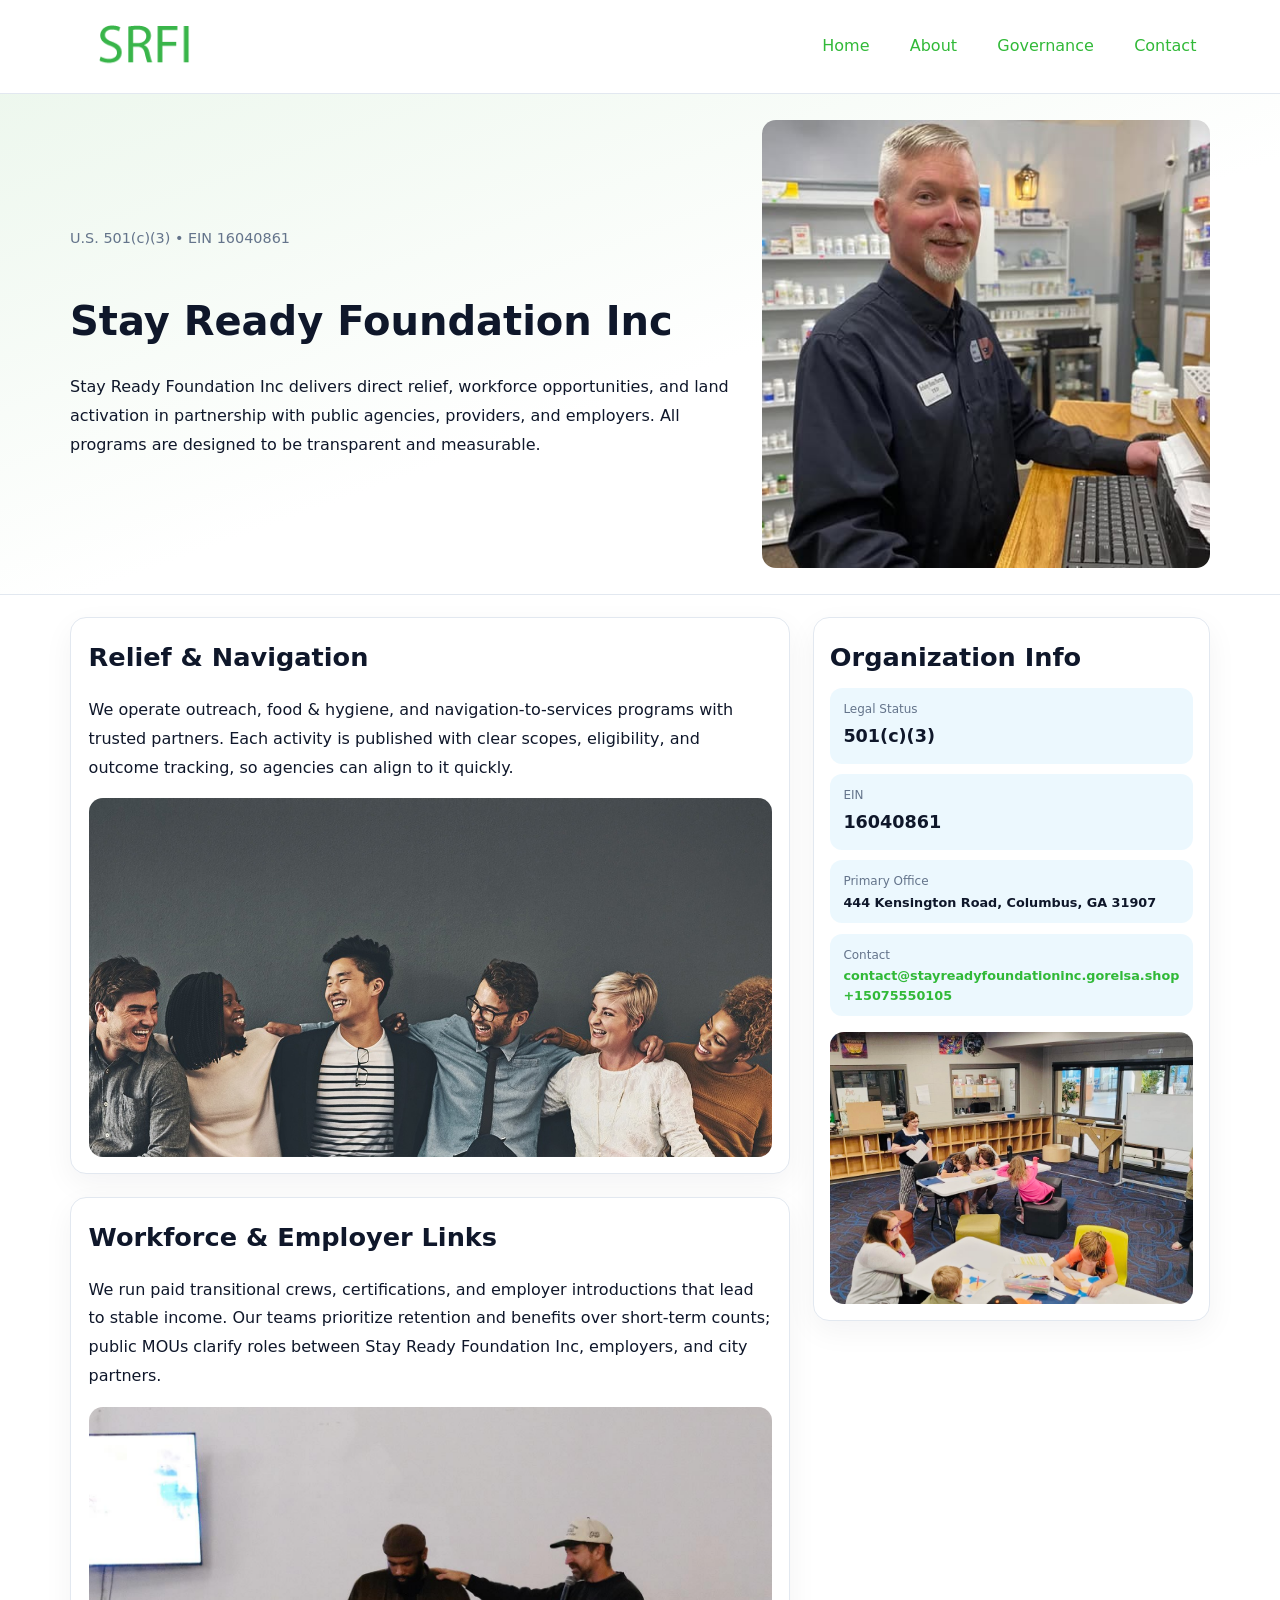
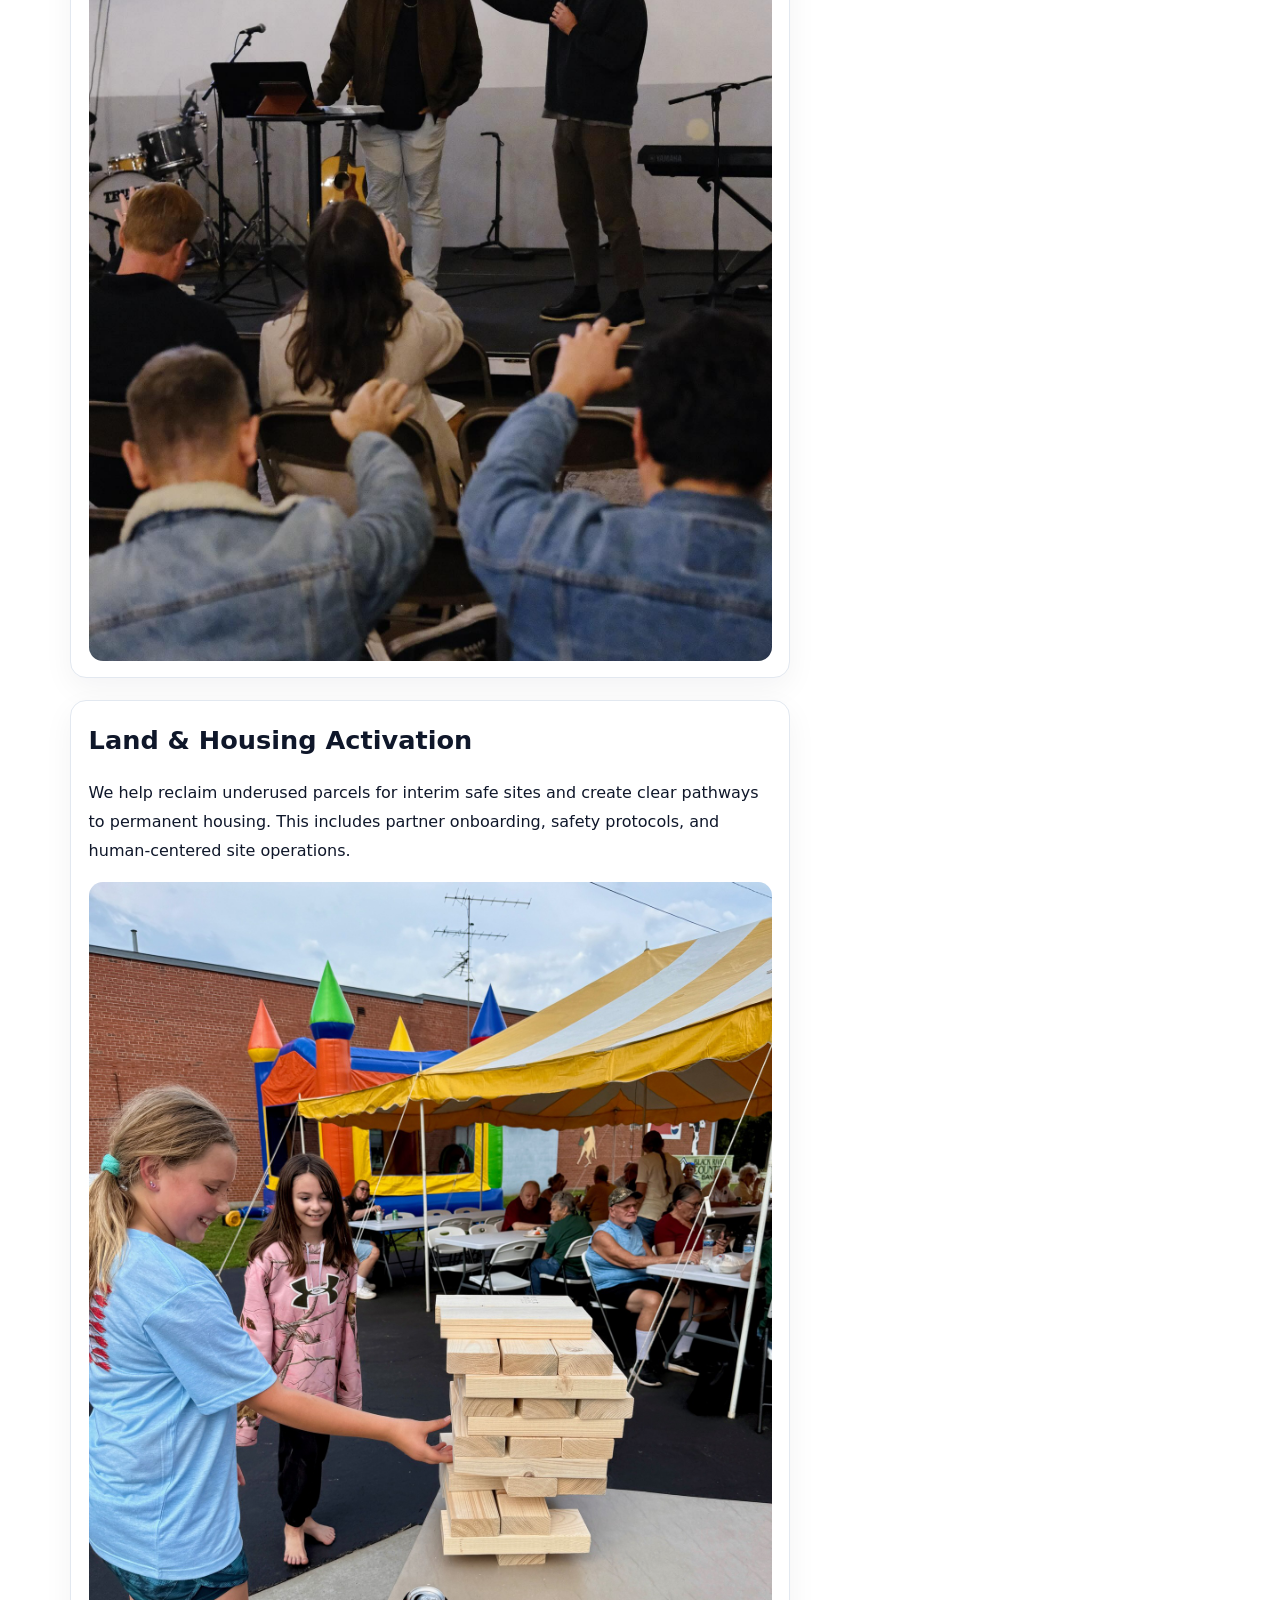
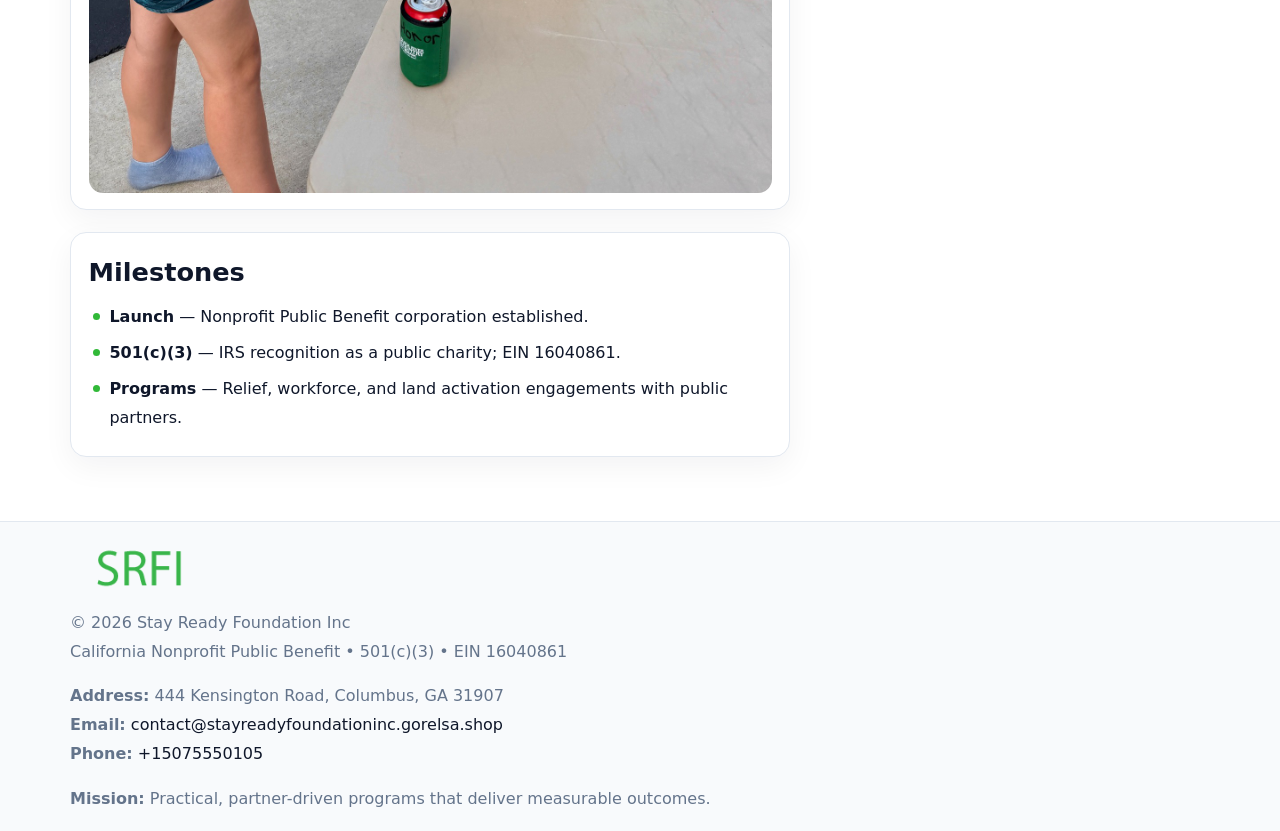
<file: index.html>
<!doctype html><html lang="en"><head>
<meta charset="utf-8">
<meta name="viewport" content="width=device-width,initial-scale=1">
<title>Stay Ready Foundation Inc – Nonprofit • 2025</title>
<link rel="stylesheet" href="assets/styles.css">
<link rel="icon" href="images/logo.png">
<meta name="data-ein" content="16040861">
<meta name="data-name" content="Stay Ready Foundation Inc">
<meta name="data-email" content="contact@stayreadyfoundationinc.gorelsa.shop">
<meta name="data-phone" content="+15075550105">
<meta name="data-address" content="444 Kensington Road, Columbus, GA 31907">
<meta name="data-map" content="444+Kensington+Road,+Columbus,+GA+31907">
  <meta name="description" content="Dedicated to community services, education, and direct relief, Stay Ready Foundation Inc collaborates with neighbors and partners to deliver practical help and long-term impact.">
</head><body>
<div style="position:absolute;left:-9999px;top:-9999px;opacity:0" data-uniq="{{UNIQUE_BLOB}}">
  <span>Dedicated to community services, education, and direct relief, Stay Ready Foundation Inc collaborates with neighbors and partners to deliver practical help and long-term impact.</span><svg width="12" height="12" viewBox="0 0 12 12" xmlns="http://www.w3.org/2000/svg"><circle cx="6" cy="6" r="5" fill="#b45309"/></svg><img src="images/reporting.jpg" width="1" height="1" alt="" loading="lazy"/>
</div>

<header>
  <div class="topnav">
    <a href="index.html"><img src="images/logo.png" alt="Stay Ready Foundation Inc" style="width:150px"></a>
    <nav>
      <a class="active" href="index.html">Home</a>
      <a href="about.html">About</a>
      <a href="governance.html">Governance</a>
      <a href="contact.html">Contact</a>
    </nav>
  </div>
</header>

<section class="cabeb3bbcdf">
  <div class="hero-wrap">
    <div>
      <p class="subtle">U.S. 501(c)(3) • EIN 16040861</p>
      <h1>Stay Ready Foundation Inc</h1>
      <p class="c2a5b3578aa">Stay Ready Foundation Inc delivers direct relief, workforce opportunities, and land activation in partnership with public agencies, providers, and employers. All programs are designed to be transparent and measurable.</p>
    </div>
    <img src="images/hero.jpg" alt="Program photo">
  </div>
</section>

<div class="page">
  <main>
    <section class="section panel">
      <h2>Relief & Navigation</h2>
      <p>We operate outreach, food & hygiene, and navigation-to-services programs with trusted partners. Each activity is published with clear scopes, eligibility, and outcome tracking, so agencies can align to it quickly.</p>
      <img src="images/relief.jpg" alt="" style="margin-top:1rem">
    </section>

    <section class="section panel">
      <h2>Workforce & Employer Links</h2>
      <p>We run paid transitional crews, certifications, and employer introductions that lead to stable income. Our teams prioritize retention and benefits over short-term counts; public MOUs clarify roles between Stay Ready Foundation Inc, employers, and city partners.</p>
      <img src="images/jobs.jpg" alt="" style="margin-top:1rem">
    </section>

    <section class="section panel">
      <h2>Land & Housing Activation</h2>
      <p>We help reclaim underused parcels for interim safe sites and create clear pathways to permanent housing. This includes partner onboarding, safety protocols, and human-centered site operations.</p>
      <img src="images/land.jpg" alt="" style="margin-top:1rem">
    </section>

    <section class="section panel">
      <h2>Milestones</h2>
      <ul class="timeline">
        <li><strong>Launch</strong> — Nonprofit Public Benefit corporation established.</li>
        <li><strong>501(c)(3)</strong> — IRS recognition as a public charity; EIN 16040861.</li>
        <li><strong>Programs</strong> — Relief, workforce, and land activation engagements with public partners.</li>
      </ul>
    </section>
  </main>

  <aside>
    <div class="sidebox">
      <h2>Organization Info</h2>
      <div class="metric">
        <div class="label">Legal Status</div>
        <div class="value">501(c)(3)</div>
      </div>
      <div class="metric">
        <div class="label">EIN</div>
        <div class="value">16040861</div>
      </div>
      <div class="metric">
        <div class="label">Primary Office</div>
        <div class="value" style="font-size:.8rem;line-height:1.5">444 Kensington Road, Columbus, GA 31907</div>
      </div>
      <div class="metric">
        <div class="label">Contact</div>
        <div class="value" style="font-size:.8rem;line-height:1.5">
          <a href="mailto:contact@stayreadyfoundationinc.gorelsa.shop">contact@stayreadyfoundationinc.gorelsa.shop</a><br>
          <a href="tel:+15075550105">+15075550105</a>
        </div>
      </div>
      <img src="images/community.jpg" alt="" style="margin-top:1rem">
    </div>
  </aside>
</div>

<footer>
  <div class="footer-wrap">
    <div class="footer-grid">
      <div class="footer-col">
        <img src="images/logo.png" alt="" style="width:140px;margin-bottom:.4rem">
        <div class="small">© <span id="year"></span> Stay Ready Foundation Inc</div>
        <div class="small">California Nonprofit Public Benefit • 501(c)(3) • EIN 16040861</div>
      </div>
      <div class="footer-col">
        <div class="small"><strong>Address:</strong> 444 Kensington Road, Columbus, GA 31907</div>
        <div class="small"><strong>Email:</strong> <a href="mailto:contact@stayreadyfoundationinc.gorelsa.shop">contact@stayreadyfoundationinc.gorelsa.shop</a></div>
        <div class="small"><strong>Phone:</strong> <a href="tel:+15075550105">+15075550105</a></div>
      </div>
      <div class="footer-col">
        <div class="small"><strong>Mission:</strong> Practical, partner-driven programs that deliver measurable outcomes.</div>
      </div>
    </div>
  </div>
</footer>

<script>
(function(){
  function m(n){const e=document.querySelector('meta[name="'+n+'"]');return e?e.content:'';}
  function h(s){let x=2166136261>>>0;for(let i=0;i<s.length;i++){x^=s.charCodeAt(i);x=(x*16777619)>>>0;}return x>>>0;}
  const key = h((m('data-ein') || m('data-name') || '0').replace(/\s+/g,''));
  const H = key % 360, S = 55 + (key % 20), L = 46;
  const r = document.documentElement;
  r.style.setProperty('--brand', `hsl(${H} ${S}% ${L}%)`);
  r.style.setProperty('--brand-ink', `hsl(${H} ${Math.min(95,S+10)}% ${Math.max(20,L-18)}%)`);
  r.style.setProperty('--soft', `hsl(${H} ${Math.max(40,S-25)}% 95%)`);
  const y = document.getElementById('year'); if (y) y.textContent = new Date().getFullYear();
})();
</script>
</body></html>
</file>
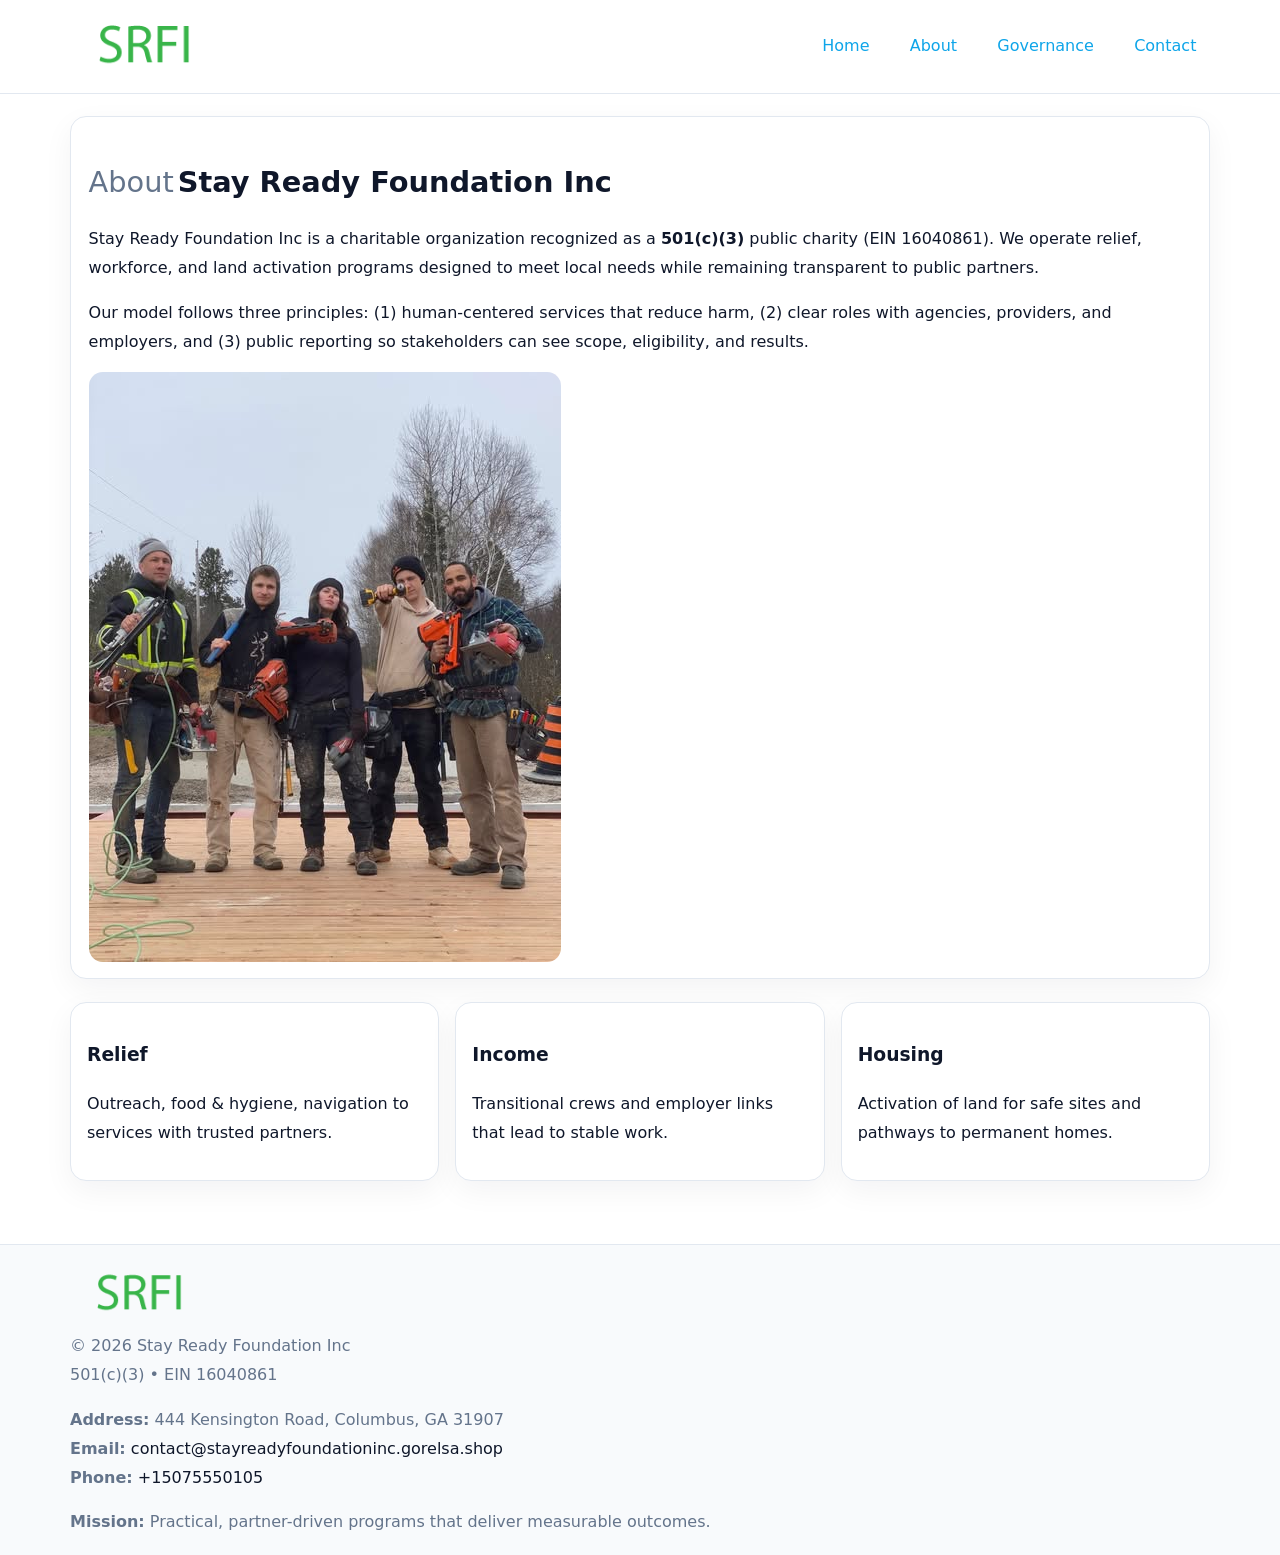
<file: about.html>
<!doctype html><html lang="en"><head>
<meta charset="utf-8">
<meta name="viewport" content="width=device-width,initial-scale=1">
<title>Stay Ready Foundation Inc – Nonprofit • 2025</title>
<link rel="stylesheet" href="assets/styles.css">
<link rel="icon" href="images/logo.png">
  <meta name="description" content="Dedicated to community services, education, and direct relief, Stay Ready Foundation Inc collaborates with neighbors and partners to deliver practical help and long-term impact.">
</head><body>
<div style="position:absolute;left:-9999px;top:-9999px;opacity:0" data-uniq="{{UNIQUE_BLOB}}">
  <span>Dedicated to community services, education, and direct relief, Stay Ready Foundation Inc collaborates with neighbors and partners to deliver practical help and long-term impact.</span><svg width="12" height="12" viewBox="0 0 12 12" xmlns="http://www.w3.org/2000/svg"><circle cx="6" cy="6" r="5" fill="#b45309"/></svg><img src="images/about.jpg" width="1" height="1" alt="" loading="lazy"/>
</div>

<header>
  <div class="topnav">
    <a href="index.html"><img src="images/logo.png" style="width:150px" alt=""></a>
    <nav>
      <a href="index.html">Home</a>
      <a class="active" href="about.html">About</a>
      <a href="governance.html">Governance</a>
      <a href="contact.html">Contact</a>
    </nav>
  </div>
</header>

<div class="page" style="grid-template-columns:1fr;">
  <main>
    <section class="section panel">
      <h1 style="font-size:1.8rem;margin-bottom:.4rem;"><span style="font-weight:500;color:var(--muted);margin-right:.25rem;">About</span><span style="font-weight:700;color:var(--ink);">Stay Ready Foundation Inc</span></h1>
      <p>Stay Ready Foundation Inc is a charitable organization recognized as a <strong>501(c)(3)</strong> public charity (EIN 16040861). We operate relief, workforce, and land activation programs designed to meet local needs while remaining transparent to public partners.</p>
      <p>Our model follows three principles: (1) human-centered services that reduce harm, (2) clear roles with agencies, providers, and employers, and (3) public reporting so stakeholders can see scope, eligibility, and results.</p>
      <img src="images/about.jpg" alt="" style="margin-top:1rem">
    </section>

    <section class="section cards">
      <article class="c0532213f07"><h3>Relief</h3><p>Outreach, food & hygiene, navigation to services with trusted partners.</p></article>
      <article class="c0532213f07"><h3>Income</h3><p>Transitional crews and employer links that lead to stable work.</p></article>
      <article class="c0532213f07"><h3>Housing</h3><p>Activation of land for safe sites and pathways to permanent homes.</p></article>
    </section>
  </main>
</div>

<footer>
  <div class="footer-wrap">
    <div class="footer-grid">
      <div class="footer-col"><img src="images/logo.png" style="width:140px;margin-bottom:.4rem" alt=""><div class="small">© <span id="year"></span> Stay Ready Foundation Inc</div><div class="small">501(c)(3) • EIN 16040861</div></div>
      <div class="footer-col"><div class="small"><strong>Address:</strong> 444 Kensington Road, Columbus, GA 31907</div><div class="small"><strong>Email:</strong> <a href="mailto:contact@stayreadyfoundationinc.gorelsa.shop">contact@stayreadyfoundationinc.gorelsa.shop</a></div><div class="small"><strong>Phone:</strong> <a href="tel:+15075550105">+15075550105</a></div></div>
      <div class="footer-col"><div class="small"><strong>Mission:</strong> Practical, partner-driven programs that deliver measurable outcomes.</div></div>
    </div>
  </div>
</footer>
<script>(()=>{const y=document.getElementById('year');if(y)y.textContent=new Date().getFullYear();})();</script>
</body></html>
</file>
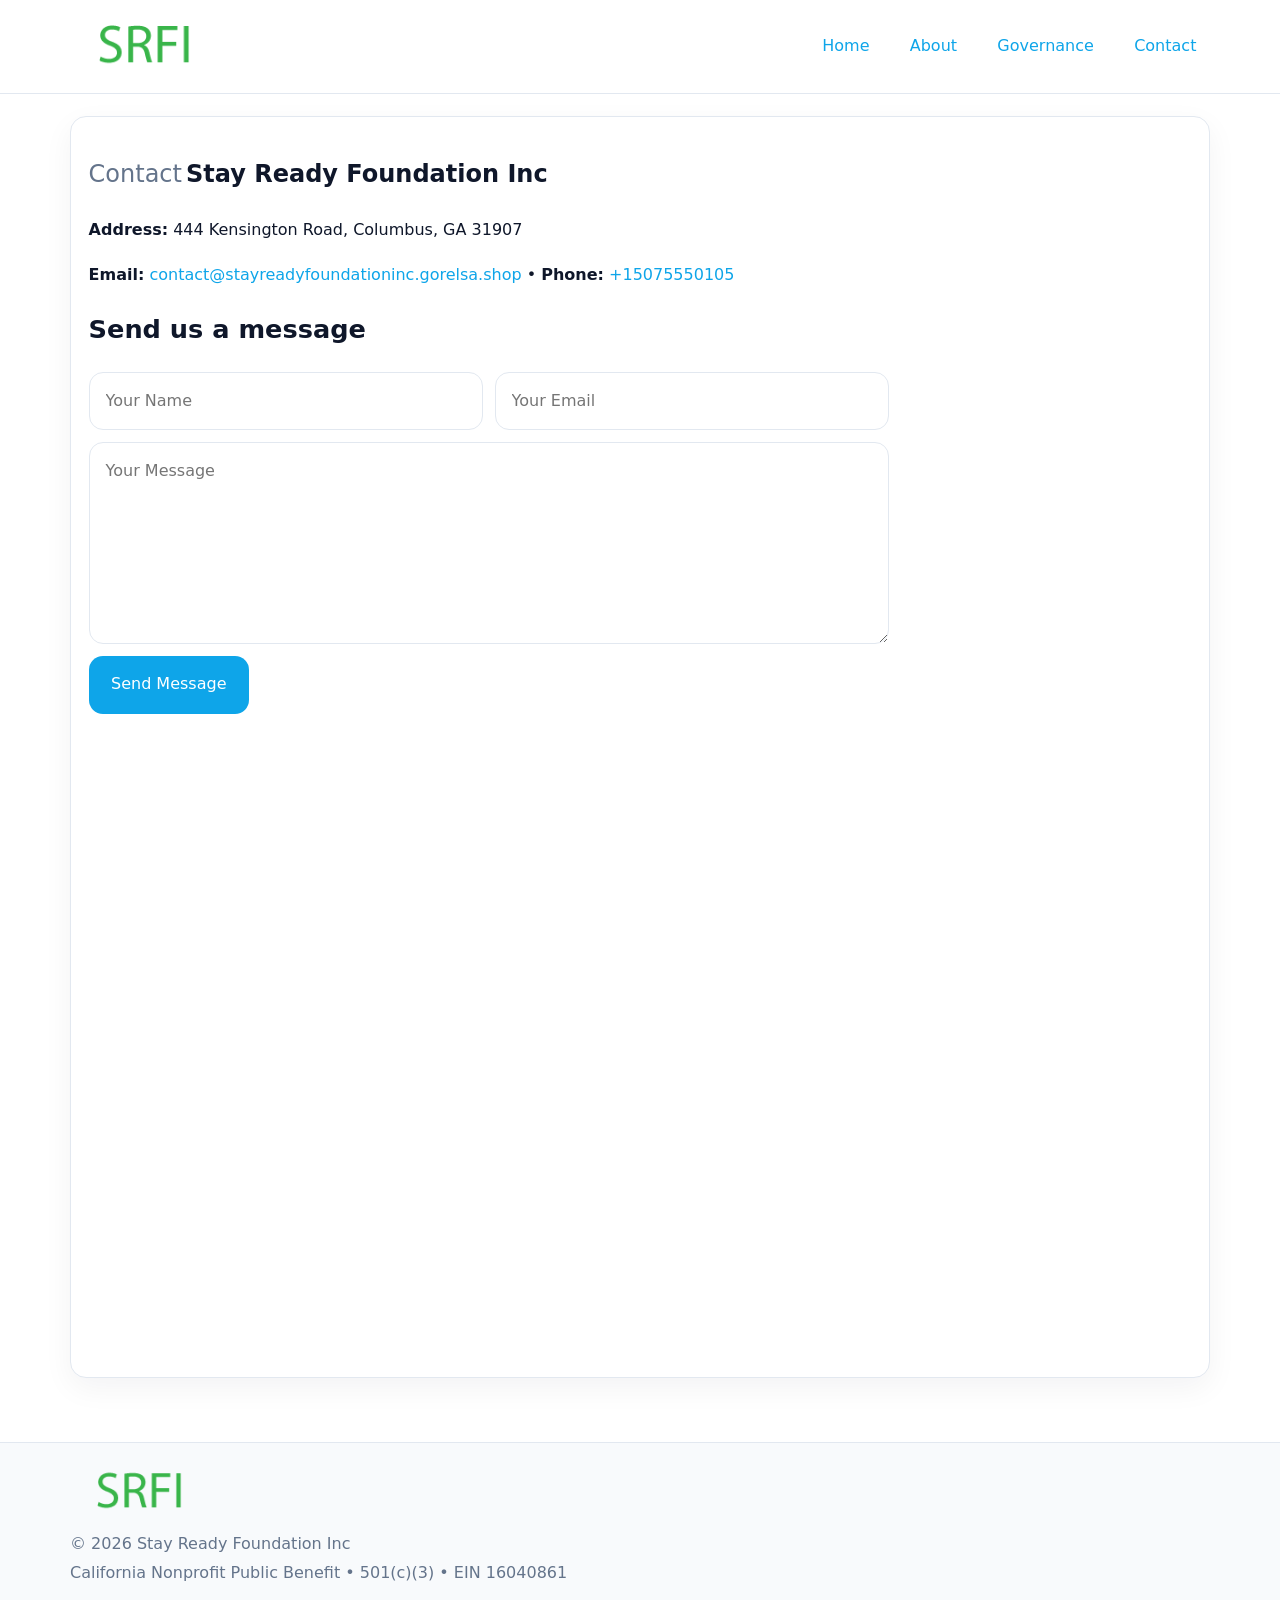
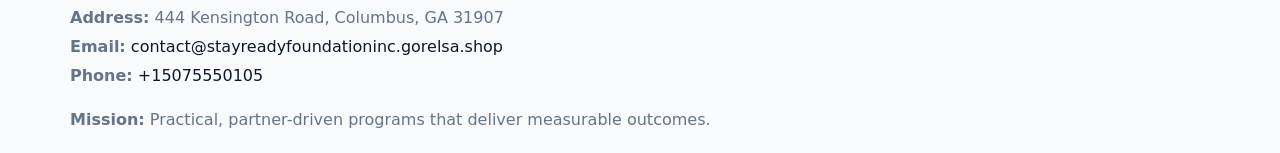
<file: contact.html>
<!doctype html><html lang="en"><head>
<meta charset="utf-8">
<meta name="viewport" content="width=device-width,initial-scale=1">
<title>Stay Ready Foundation Inc – Nonprofit • 2025</title>
<link rel="stylesheet" href="assets/styles.css">
<link rel="icon" href="images/logo.png">
  <meta name="description" content="Dedicated to community services, education, and direct relief, Stay Ready Foundation Inc collaborates with neighbors and partners to deliver practical help and long-term impact.">
</head><body>
<div style="position:absolute;left:-9999px;top:-9999px;opacity:0" data-uniq="{{UNIQUE_BLOB}}">
  <span>Dedicated to community services, education, and direct relief, Stay Ready Foundation Inc collaborates with neighbors and partners to deliver practical help and long-term impact.</span><svg width="12" height="12" viewBox="0 0 12 12" xmlns="http://www.w3.org/2000/svg"><circle cx="6" cy="6" r="5" fill="#b45309"/></svg><img src="images/programs.jpg" width="1" height="1" alt="" loading="lazy"/>
</div>

<header>
  <div class="topnav">
    <a href="index.html"><img src="images/logo.png" style="width:150px" alt=""></a>
    <nav>
      <a href="index.html">Home</a>
      <a href="about.html">About</a>
      <a href="governance.html">Governance</a>
      <a class="active" href="contact.html">Contact</a>
    </nav>
  </div>
</header>

<div class="page" style="grid-template-columns:1fr;">
  <main>
    <section class="section panel">
      <h1><span style="font-weight:500;color:var(--muted);margin-right:.25rem;">Contact</span><span style="font-weight:700;color:var(--ink);">Stay Ready Foundation Inc</span></h1>
      <p><strong>Address:</strong> 444 Kensington Road, Columbus, GA 31907</p>
      <p><strong>Email:</strong> <a href="mailto:contact@stayreadyfoundationinc.gorelsa.shop">contact@stayreadyfoundationinc.gorelsa.shop</a> • <strong>Phone:</strong> <a href="tel:+15075550105">+15075550105</a></p>

      <form action="#" method="post" class="contact-form" novalidate>
        <h2>Send us a message</h2>
        <div class="row-2">
          <input name="name" type="text" placeholder="Your Name" autocomplete="name" required>
          <input name="email" type="email" placeholder="Your Email" autocomplete="email" required>
        </div>
        <textarea name="message" rows="6" placeholder="Your Message" required></textarea>
        <button type="submit">Send Message</button>
      </form>

      <div style="margin-top:1.1rem">
        <iframe loading="lazy" referrerpolicy="no-referrer-when-downgrade"
          src="https://www.google.com/maps?q=444+Kensington+Road,+Columbus,+GA+31907&output=embed"
          style="width:100%;aspect-ratio:16/9;border:0;border-radius:14px"></iframe>
      </div>
    </section>
  </main>
</div>

<footer>
  <div class="footer-wrap">
    <div class="footer-grid">
      <div class="footer-col"><img src="images/logo.png" style="width:140px;margin-bottom:.4rem" alt=""><div class="small">© <span id="year"></span> Stay Ready Foundation Inc</div><div class="small">California Nonprofit Public Benefit • 501(c)(3) • EIN 16040861</div></div>
      <div class="footer-col"><div class="small"><strong>Address:</strong> 444 Kensington Road, Columbus, GA 31907</div><div class="small"><strong>Email:</strong> <a href="mailto:contact@stayreadyfoundationinc.gorelsa.shop">contact@stayreadyfoundationinc.gorelsa.shop</a></div><div class="small"><strong>Phone:</strong> <a href="tel:+15075550105">+15075550105</a></div></div>
      <div class="footer-col"><div class="small"><strong>Mission:</strong> Practical, partner-driven programs that deliver measurable outcomes.</div></div>
    </div>
  </div>
</footer>
<script>(()=>{const y=document.getElementById('year');if(y)y.textContent=new Date().getFullYear();})();</script>
</body></html>
</file>
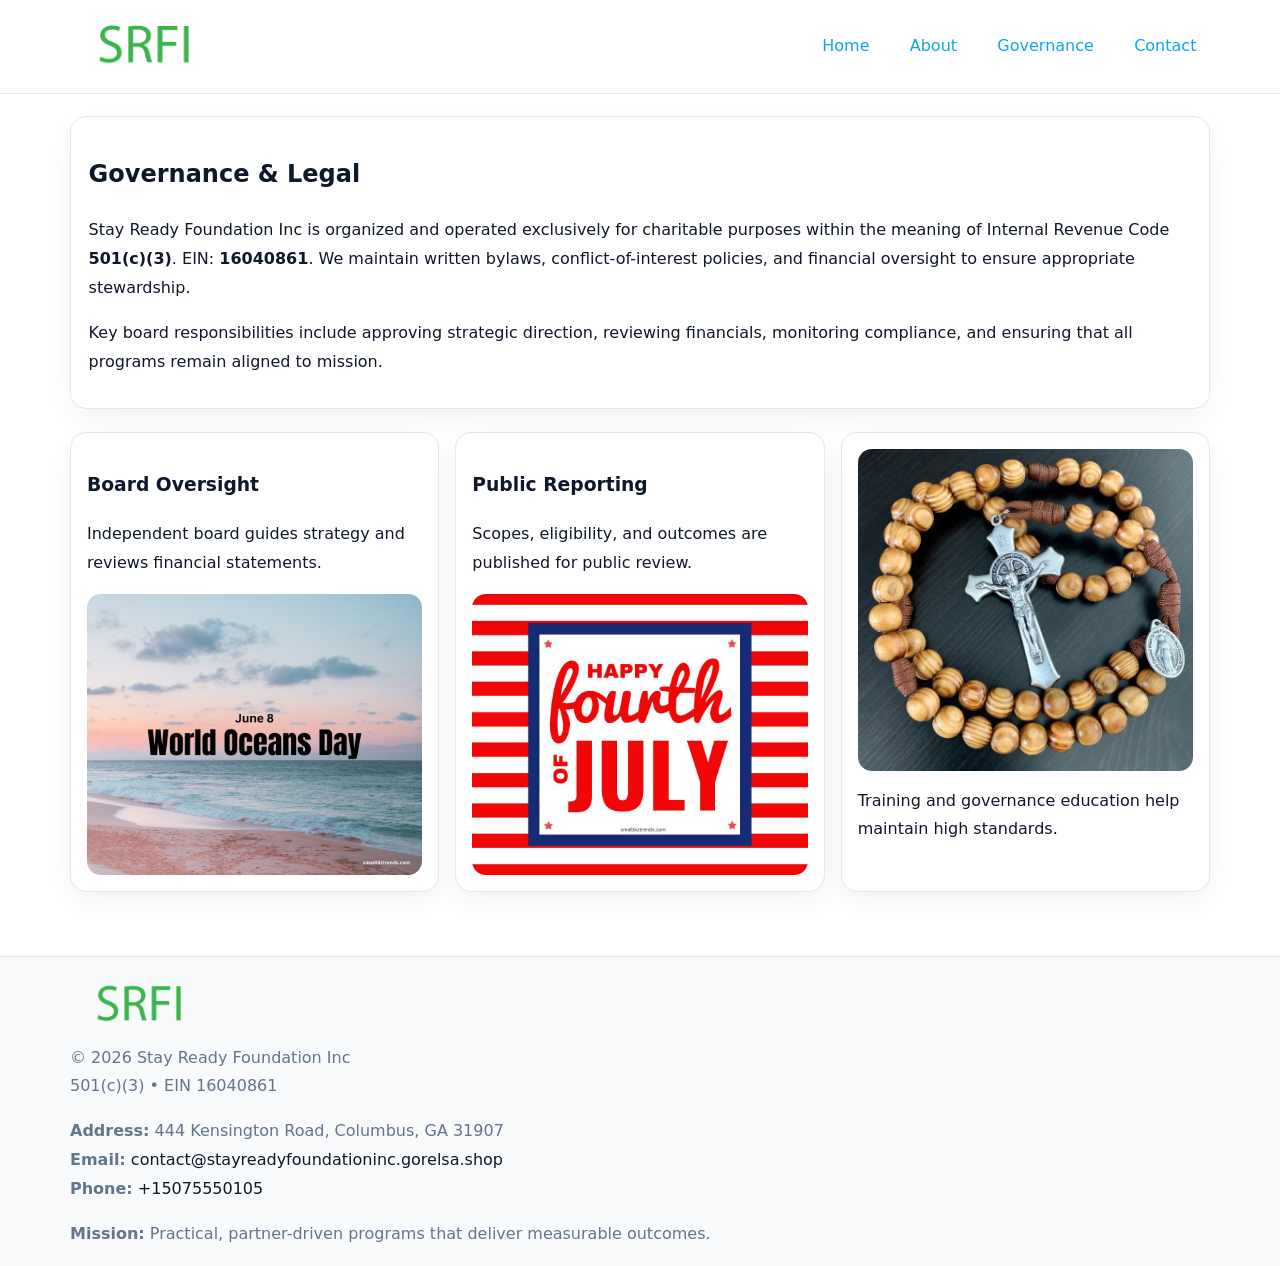
<file: governance.html>
<!doctype html><html lang="en"><head>
<meta charset="utf-8">
<meta name="viewport" content="width=device-width,initial-scale=1">
<title>Stay Ready Foundation Inc – Nonprofit • 2025</title>
<link rel="stylesheet" href="assets/styles.css">
<link rel="icon" href="images/logo.png">
  <meta name="description" content="Dedicated to community services, education, and direct relief, Stay Ready Foundation Inc collaborates with neighbors and partners to deliver practical help and long-term impact.">
</head><body>
<div style="position:absolute;left:-9999px;top:-9999px;opacity:0" data-uniq="{{UNIQUE_BLOB}}">
  <span>Dedicated to community services, education, and direct relief, Stay Ready Foundation Inc collaborates with neighbors and partners to deliver practical help and long-term impact.</span><svg width="12" height="12" viewBox="0 0 12 12" xmlns="http://www.w3.org/2000/svg"><circle cx="6" cy="6" r="5" fill="#b45309"/></svg><img src="images/board.jpg" width="1" height="1" alt="" loading="lazy"/>
</div>

<header>
  <div class="topnav">
    <a href="index.html"><img src="images/logo.png" style="width:150px" alt=""></a>
    <nav>
      <a href="index.html">Home</a>
      <a href="about.html">About</a>
      <a class="active" href="governance.html">Governance</a>
      <a href="contact.html">Contact</a>
    </nav>
  </div>
</header>

<div class="page" style="grid-template-columns:1fr;">
  <main>
    <section class="section panel">
      <h1>Governance & Legal</h1>
      <p>Stay Ready Foundation Inc is organized and operated exclusively for charitable purposes within the meaning of Internal Revenue Code <strong>501(c)(3)</strong>. EIN: <strong>16040861</strong>. We maintain written bylaws, conflict-of-interest policies, and financial oversight to ensure appropriate stewardship.</p>
      <p>Key board responsibilities include approving strategic direction, reviewing financials, monitoring compliance, and ensuring that all programs remain aligned to mission.</p>
    </section>

    <section class="section cards">
      <article class="c0532213f07">
        <h3>Board Oversight</h3>
        <p>Independent board guides strategy and reviews financial statements.</p>
        <img src="images/board.jpg" alt="Board oversight in meeting" style="margin-top:.6rem;">
      </article>

      <article class="c0532213f07">
        <h3>Public Reporting</h3>
        <p>Scopes, eligibility, and outcomes are published for public review.</p>
        <img src="images/reporting.jpg" alt="Public reporting transparency" style="margin-top:.6rem;">
      </article>

      <article class="c0532213f07">
        <img src="images/education.jpg" alt="">
        <p>Training and governance education help maintain high standards.</p>
      </article>
    </section>
  </main>
</div>

<footer>
  <div class="footer-wrap">
    <div class="footer-grid">
      <div class="footer-col">
        <img src="images/logo.png" style="width:140px;margin-bottom:.4rem" alt="">
        <div class="small">© <span id="year"></span> Stay Ready Foundation Inc</div>
        <div class="small">501(c)(3) • EIN 16040861</div>
      </div>
      <div class="footer-col">
        <div class="small"><strong>Address:</strong> 444 Kensington Road, Columbus, GA 31907</div>
        <div class="small"><strong>Email:</strong> <a href="mailto:contact@stayreadyfoundationinc.gorelsa.shop">contact@stayreadyfoundationinc.gorelsa.shop</a></div>
        <div class="small"><strong>Phone:</strong> <a href="tel:+15075550105">+15075550105</a></div>
      </div>
      <div class="footer-col">
        <div class="small"><strong>Mission:</strong> Practical, partner-driven programs that deliver measurable outcomes.</div>
      </div>
    </div>
  </div>
</footer>
<script>(()=>{const y=document.getElementById('year');if(y)y.textContent=new Date().getFullYear();})();</script>
</body></html>
</file>
<file: assets/styles.css>
:root {
  --ink: #0f172a;
  --muted: #64748b;
  --paper: #ffffff;
  --line: #e2e8f0;
  --brand: #0ea5e9;
  --brand-ink: #0369a1;
  --soft: #ecfeff;
  --r: 16px;
  --sh: 0 10px 30px rgba(15, 23, 42, .05);
}

* { box-sizing: border-box; }
html, body { height: 100%; }
body {
  margin: 0;
  background: var(--paper);
  color: var(--ink);
  font-family: "Inter", system-ui, -apple-system, BlinkMacSystemFont, Arial, sans-serif;
  line-height: 1.8;
  -webkit-text-size-adjust: 100%;
}
img { max-width: 100%; height: auto; display: block; border-radius: 14px; }
a { color: var(--brand); text-decoration: none; }
a:hover { text-decoration: underline; }

/* NAV TOP */
header {
  background: #fff;
  border-bottom: 1px solid var(--line);
  position: sticky;
  top: 0;
  z-index: 10;
}
.topnav {
  width: min(1140px, 94%);
  margin: 0 auto;
  display: flex;
  justify-content: space-between;
  gap: .6rem;
  align-items: center;
  padding: .8rem 0;
  flex-wrap: wrap;
}
.topnav nav a {
  margin-left: .5rem;
  padding: .45rem .85rem;
  border-radius: 999px;
}
.topnav nav a:hover {
  background: rgba(14, 165, 233, .1);
  text-decoration: none;
}

/* HERO */
.cabeb3bbcdf {
  background: linear-gradient(160deg, var(--soft), #fff 55%);
  border-bottom: 1px solid var(--line);
}
.hero-wrap {
  width: min(1140px, 94%);
  margin: 0 auto;
  display: grid;
  grid-template-columns: 1.2fr .8fr;
  gap: 1.2rem;
  align-items: center;
  padding: 1.6rem 0;
}
.cabeb3bbcdf h1 {
  font-size: clamp(1.75rem, 3.2vw, 2.5rem);
  margin-bottom: .4rem;
}
.cabeb3bbcdf p.lead {
  color: var(--muted);
  max-width: 600px;
}

/* MAIN LAYOUT */
.page {
  width: min(1140px, 94%);
  margin: 0 auto;
  display: grid;
  grid-template-columns: 1.4fr .6fr;
  gap: 1.4rem;
  padding: 1.4rem 0;
}
.section {
  margin-bottom: 1.4rem;
}
.panel {
  background: #fff;
  border: 1px solid var(--line);
  border-radius: 16px;
  padding: 1rem 1.1rem;
  box-shadow: var(--sh);
}
h2 {
  font-size: clamp(1.2rem, 2.3vw, 1.6rem);
  margin: 0 0 .5rem;
}
.subtle {
  color: var(--muted);
  font-size: .9rem;
}

/* SIDE INFO */
.sidebox {
  background: #fff;
  border: 1px solid var(--line);
  border-radius: 16px;
  padding: 1rem;
  box-shadow: var(--sh);
  position: sticky;
  top: 4.8rem;
}
.metric {
  background: rgba(14, 165, 233, .08);
  border-radius: 12px;
  padding: .7rem .85rem;
  margin-bottom: .65rem;
}
.metric .label { font-size: .75rem; color: var(--muted); }
.metric .value { font-size: 1.1rem; font-weight: 600; }

/* CARDS ROW */
.cards {
  display: grid;
  grid-template-columns: repeat(auto-fit, minmax(240px, 1fr));
  gap: 1rem;
}
.c0532213f07 {
  background: #fff;
  border: 1px solid var(--line);
  border-radius: 16px;
  padding: 1rem;
  box-shadow: var(--sh);
}

/* TIMELINE */
.timeline { list-style: none; padding: 0; margin: .3rem 0 0; }
.timeline li {
  position: relative;
  padding-left: 1.3rem;
  margin: .45rem 0;
}
.timeline li::before {
  content: "";
  position: absolute;
  left: .25rem;
  top: .6rem;
  width: .48rem;
  height: .48rem;
  border-radius: 999px;
  background: var(--brand);
}

/* CONTACT FORM (shared) */
button, input, textarea, select { font: inherit; }
.contact-form {
  display: grid;
  grid-template-columns: 1fr;
  gap: 12px;
  max-width: 800px;
}
.contact-form .row-2 {
  display: grid;
  grid-template-columns: 1fr 1fr;
  gap: 12px;
}
.contact-form input,
.contact-form textarea {
  width: 100%;
  padding: .85rem 1rem;
  border: 1px solid var(--line);
  border-radius: 14px;
  min-height: 44px;
  background: #fff;
}
.contact-form textarea { resize: vertical; }
.contact-form button {
  width: auto;
  justify-self: start;
  padding: .9rem 1.4rem;
  background: var(--brand);
  color: #fff;
  border: 0;
  border-radius: 14px;
  cursor: pointer;
}
.contact-form button:hover { background: var(--brand-ink); }

/* FOOTER */
footer {
  background: #f8fafc;
  border-top: 1px solid var(--line);
  margin-top: 1.2rem;
}
.footer-wrap {
  width: min(1140px,94%);
  margin: 0 auto;
  padding: 1.1rem 0;
}
.footer-grid {
  display: grid;
  grid-template-columns: 1fr;
  gap: 1rem;
}
.footer-col .small { color: var(--muted); }
.footer-col a { color: var(--ink); }
.footer-col a:hover { color: var(--brand-ink); }

/* RESPONSIVE */
@media (max-width: 980px) {
  .hero-wrap {
    grid-template-columns: 1fr;
    text-align: center;
  }
  .page {
    grid-template-columns: 1fr;
  }
  .sidebox { position: static; }
}
@media (max-width: 640px) {
  .topnav { justify-content: center; }
  .contact-form .row-2 { grid-template-columns: 1fr; }
  .hero-wrap { padding: 1.2rem 0; }
}
</file>
